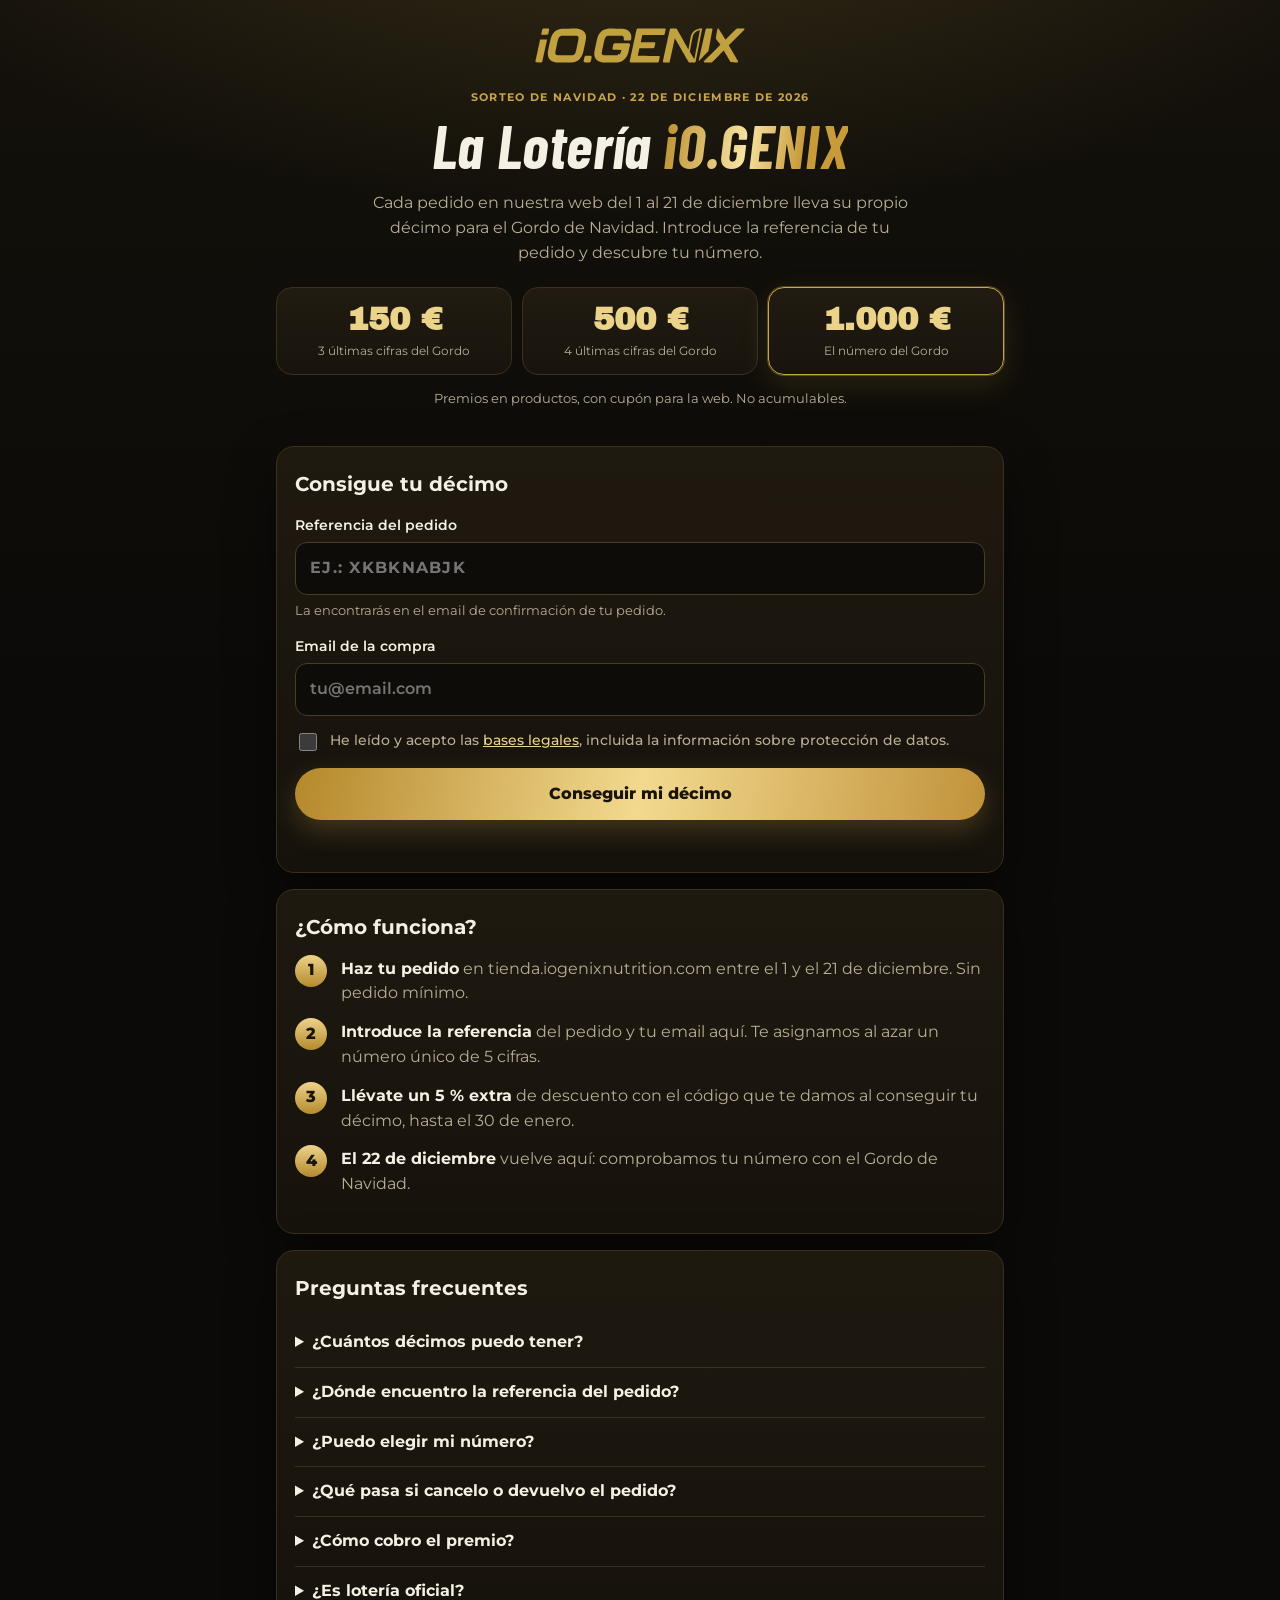
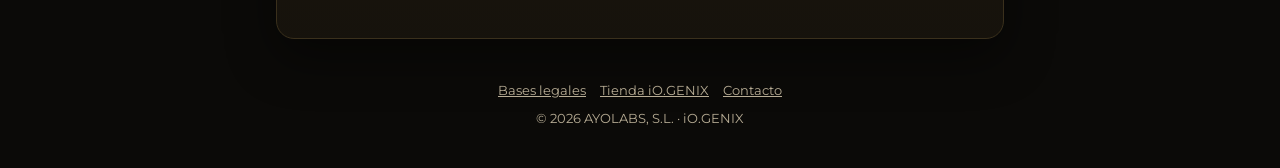
<file: index.html>
<!doctype html>
<html lang="es">
<head>
<meta charset="utf-8">
<meta name="viewport" content="width=device-width, initial-scale=1">
<title>Lotería iO.GENIX · Navidad 2026</title>
<meta name="description" content="Cada pedido en la web de iO.GENIX del 1 al 21 de diciembre lleva su décimo para el Gordo de Navidad. Consigue el tuyo.">
<meta property="og:title" content="Lotería iO.GENIX · Navidad 2026">
<meta property="og:description" content="Consigue tu décimo para el Gordo de Navidad con tu pedido de diciembre.">
<meta name="theme-color" content="#0b0a08">
<link rel="icon" href="assets/favicon.svg" type="image/svg+xml">
<link rel="preconnect" href="https://fonts.googleapis.com">
<link rel="preconnect" href="https://fonts.gstatic.com" crossorigin>
<link href="https://fonts.googleapis.com/css2?family=Archivo+Black&family=Barlow+Condensed:ital,wght@1,600;1,700&family=Montserrat:wght@400;500;600;700;800&display=swap" rel="stylesheet">
<link rel="stylesheet" href="assets/style.css">
</head>
<body>
<div class="snow" aria-hidden="true"></div>

<header class="top"><img class="logo" src="assets/logo.svg" alt="iO.GENIX"></header>

<main class="wrap">
  <section class="hero">
    <p class="eyebrow">Sorteo de Navidad · 22 de diciembre de 2026</p>
    <h1>La Lotería <span>iO.GENIX</span></h1>
    <p class="lead">Cada pedido en nuestra web del 1 al 21 de diciembre lleva su propio décimo para el Gordo de Navidad. Introduce la referencia de tu pedido y descubre tu número.</p>
    <div class="prizes">
      <div class="prize"><b>150 €</b><span>3 últimas cifras del Gordo</span></div>
      <div class="prize"><b>500 €</b><span>4 últimas cifras del Gordo</span></div>
      <div class="prize top"><b>1.000 €</b><span>El número del Gordo</span></div>
    </div>
    <p class="small">Premios en productos, con cupón para la web. No acumulables.</p>
  </section>

  <div id="phase-banner" class="banner" hidden></div>

  <section id="form-card" class="card">
    <h2 id="form-title">Consigue tu décimo</h2>
    <form id="ticket-form" novalidate>
      <label>Referencia del pedido
        <input type="text" id="f-order" name="pedido" autocomplete="off" autocapitalize="characters" spellcheck="false" placeholder="Ej.: XKBKNABJK" required>
      </label>
      <p class="hint">La encontrarás en el email de confirmación de tu pedido.</p>
      <label>Email de la compra
        <input type="email" id="f-email" name="email" autocomplete="email" inputmode="email" placeholder="tu@email.com" required>
      </label>
      <label class="check"><input type="checkbox" id="f-accept" required>
        <span>He leído y acepto las <a href="bases.html" target="_blank" rel="noopener">bases legales</a>, incluida la información sobre protección de datos.</span>
      </label>
      <button class="btn btn-gold" type="submit" id="f-submit">Conseguir mi décimo</button>
      <p id="form-msg" class="msg" role="alert" aria-live="polite"></p>
    </form>
    <div id="mine" class="mine" hidden></div>
  </section>

  <section id="ticket-view" hidden>
    <div class="card">
      <div class="ticket-head">
        <p class="eyebrow">Tu décimo · pedido <span id="t-order"></span></p>
        <div class="big-number" id="t-number">00000</div>
        <p id="t-status" class="small"></p>
      </div>
      <div id="t-img-wrap" class="decimo-img loading">Preparando tu décimo…</div>
      <div class="btn-row">
        <button class="btn btn-gold full" id="b-share">Compartir en stories</button>
        <button class="btn btn-ghost" id="b-dl">Descargar décimo</button>
        <button class="btn btn-ghost" id="b-dl-story">Descargar para stories</button>
      </div>
      <p id="share-msg" class="small" style="text-align:center;margin:12px 0 0"></p>
    </div>

    <div class="card" id="check-card"></div>
    <div class="card" id="code-card"></div>

    <p style="text-align:center"><button class="btn btn-ghost" id="b-other">¿Tienes otro pedido? Consigue otro décimo</button></p>
  </section>

  <section class="card">
    <h2>¿Cómo funciona?</h2>
    <ol class="steps">
      <li><b>Haz tu pedido</b> en tienda.iogenixnutrition.com entre el 1 y el 21 de diciembre. Sin pedido mínimo.</li>
      <li><b>Introduce la referencia</b> del pedido y tu email aquí. Te asignamos al azar un número único de 5 cifras.</li>
      <li><b>Llévate un 5 % extra</b> de descuento con el código que te damos al conseguir tu décimo, hasta el 30 de enero.</li>
      <li><b>El 22 de diciembre</b> vuelve aquí: comprobamos tu número con el Gordo de Navidad.</li>
    </ol>
  </section>

  <section class="card">
    <h2>Preguntas frecuentes</h2>
    <details><summary>¿Cuántos décimos puedo tener?</summary><p>Uno por cada pedido. Si haces tres pedidos, tienes tres números distintos.</p></details>
    <details><summary>¿Dónde encuentro la referencia del pedido?</summary><p>En el email de confirmación de tu compra y en tu cuenta de la tienda, en «Historial de pedidos». Es un código de letras, por ejemplo XKBKNABJK.</p></details>
    <details><summary>¿Puedo elegir mi número?</summary><p>No. El número se asigna al azar y no se repite: cada décimo es único.</p></details>
    <details><summary>¿Qué pasa si cancelo o devuelvo el pedido?</summary><p>El décimo asociado queda anulado y no participa en los premios.</p></details>
    <details><summary>¿Cómo cobro el premio?</summary><p>Te enviamos un cupón de un solo uso al email del pedido para gastarlo en la web. También lo verás aquí al comprobar tu décimo.</p></details>
    <details><summary>¿Es lotería oficial?</summary><p>No. Es una promoción gratuita de iO.GENIX: tu número no es un décimo de Lotería Nacional, solo se compara con el resultado del Gordo del 22 de diciembre.</p></details>
  </section>
</main>

<footer>
  <nav>
    <a href="bases.html">Bases legales</a>
    <a href="https://tienda.iogenixnutrition.com/" rel="noopener">Tienda iO.GENIX</a>
    <a href="mailto:info@iogenixnutrition.com">Contacto</a>
  </nav>
  <div>© 2026 AYOLABS, S.L. · iO.GENIX</div>
</footer>

<div class="toast" id="toast" role="status" aria-live="polite"></div>

<script src="assets/config.js"></script>
<script src="assets/qr.js"></script>
<script src="assets/api.js"></script>
<script src="assets/decimo.js"></script>
<script src="assets/app.js"></script>
</body>
</html>
</file>
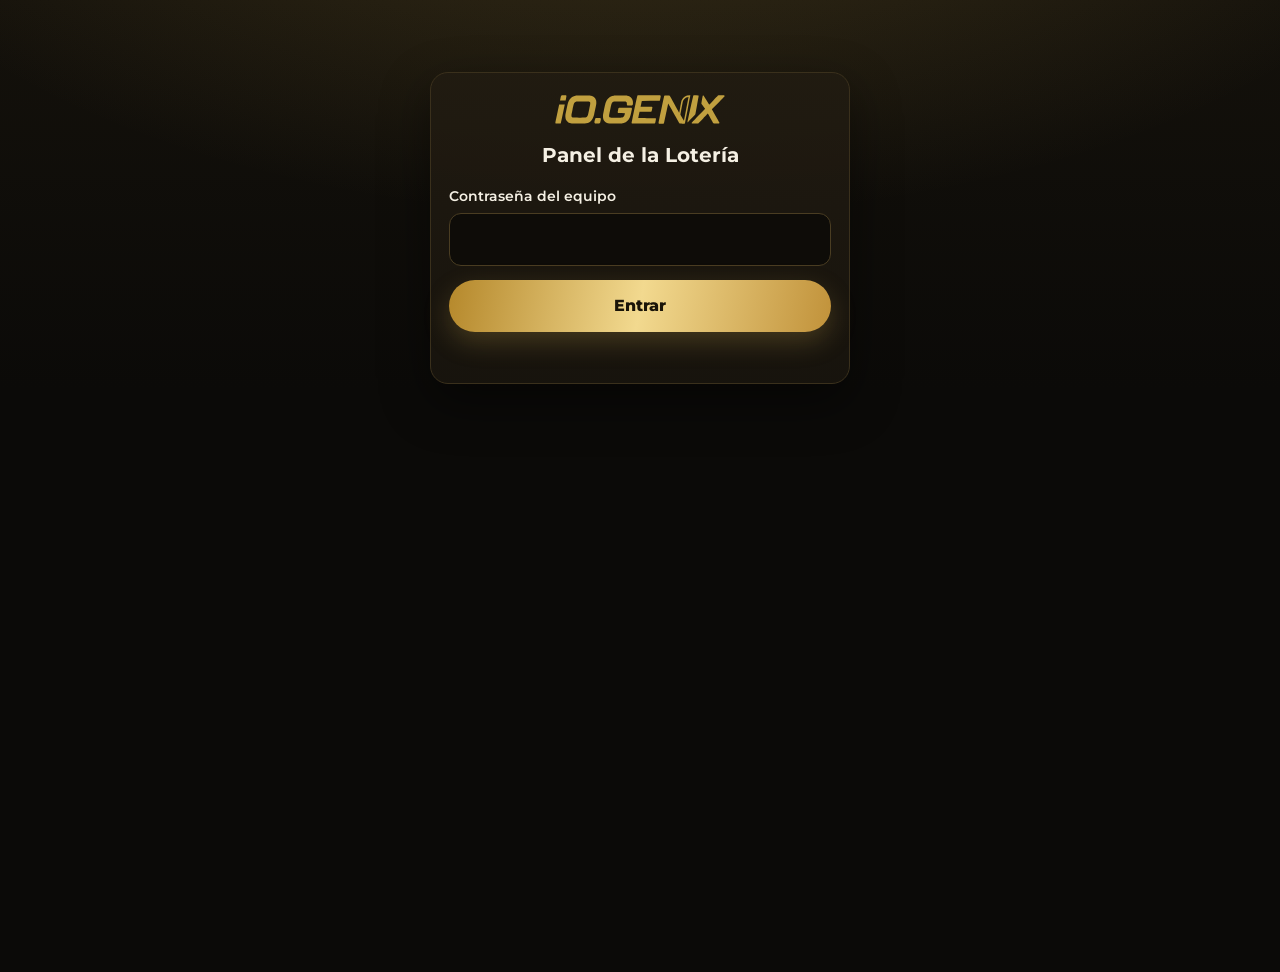
<file: admin.html>
<!doctype html>
<html lang="es">
<head>
<meta charset="utf-8">
<meta name="viewport" content="width=device-width, initial-scale=1">
<meta name="robots" content="noindex, nofollow">
<title>Panel Lotería iO.GENIX</title>
<link rel="icon" href="assets/favicon.svg" type="image/svg+xml">
<link rel="preconnect" href="https://fonts.googleapis.com">
<link rel="preconnect" href="https://fonts.gstatic.com" crossorigin>
<link href="https://fonts.googleapis.com/css2?family=Archivo+Black&family=Barlow+Condensed:ital,wght@1,600;1,700&family=Montserrat:wght@400;500;600;700;800&display=swap" rel="stylesheet">
<link rel="stylesheet" href="assets/style.css">
<style>
  .wrap { max-width: 1100px; }
  .adm-top { display: flex; align-items: center; justify-content: space-between; gap: 12px; padding: 18px 0 6px; flex-wrap: wrap; }
  .adm-top img { width: 150px; }
  .tabs { display: flex; gap: 6px; overflow-x: auto; padding: 6px 0 2px; scrollbar-width: none; }
  .tabs button { flex: none; border: 1px solid var(--line); background: #0e0c08; color: var(--muted); border-radius: 999px; padding: 9px 14px; font: inherit; font-weight: 700; font-size: .85rem; cursor: pointer; }
  .tabs button.on { background: linear-gradient(100deg, #b5882b, #f2d98f 50%, #c1923a); color: #1a1408; border-color: transparent; }
  .kpis { display: grid; grid-template-columns: repeat(auto-fill, minmax(150px, 1fr)); gap: 10px; }
  .kpi { background: #0e0c08; border: 1px solid var(--line); border-radius: 14px; padding: 14px; }
  .kpi b { display: block; font-family: 'Archivo Black', var(--font); font-size: 1.8rem; color: var(--gold-2); line-height: 1.1; }
  .kpi span { font-size: .78rem; color: var(--muted); }
  .tbl-wrap { overflow-x: auto; border: 1px solid var(--line); border-radius: 12px; }
  table { border-collapse: collapse; width: 100%; font-size: .85rem; }
  th, td { padding: 9px 10px; text-align: left; border-bottom: 1px solid #2a2316; white-space: nowrap; }
  th { color: var(--muted); font-weight: 700; font-size: .75rem; text-transform: uppercase; letter-spacing: .06em; background: #120f0a; position: sticky; top: 0; }
  td.num { font-family: 'Archivo Black', var(--font); letter-spacing: .05em; color: var(--gold-2); }
  .row { display: flex; gap: 10px; flex-wrap: wrap; align-items: flex-end; }
  .row > * { flex: 1 1 180px; }
  .row .btn { flex: 0 0 auto; }
  .bars { display: flex; align-items: flex-end; gap: 3px; height: 120px; padding-top: 10px; }
  .bars div { flex: 1; background: linear-gradient(180deg, #ecd38a, #8a6a22); border-radius: 4px 4px 0 0; min-height: 2px; position: relative; }
  .bars div:hover::after { content: attr(data-t); position: absolute; bottom: 100%; left: 50%; transform: translateX(-50%); background: #f2e3b4; color: #1a1408; font-size: .7rem; padding: 2px 6px; border-radius: 6px; white-space: nowrap; }
  .pack-ed { border: 1px solid var(--line); border-radius: 14px; padding: 14px; margin-bottom: 12px; background: #0e0c08; }
  textarea { min-height: 90px; resize: vertical; }
  .pager { display: flex; gap: 8px; align-items: center; justify-content: flex-end; margin-top: 10px; }
  code.box { display: block; padding: 12px; background: #0e0c08; border: 1px solid var(--line); border-radius: 10px; word-break: break-all; color: var(--gold-2); font-size: .85rem; }
  .login { max-width: 420px; margin: 8vh auto 0; }
</style>
</head>
<body>
<main class="wrap">
  <section id="login" class="card login">
    <img src="assets/logo.svg" alt="iO.GENIX" style="width:170px;margin:0 auto 16px">
    <h2 style="text-align:center">Panel de la Lotería</h2>
    <form id="login-form">
      <label>Contraseña del equipo <input type="password" id="pw" autocomplete="current-password" required></label>
      <button class="btn btn-gold" type="submit">Entrar</button>
      <p id="login-msg" class="msg err"></p>
    </form>
  </section>

  <section id="app" hidden>
    <div class="adm-top">
      <img src="assets/logo.svg" alt="iO.GENIX">
      <div style="display:flex;gap:8px;flex-wrap:wrap">
        <button class="btn btn-dark btn-sm" id="b-refresh">Actualizar</button>
        <a class="btn btn-dark btn-sm" href="index.html" target="_blank" rel="noopener">Ver app</a>
        <button class="btn btn-ghost btn-sm" id="b-logout">Salir</button>
      </div>
    </div>
    <nav class="tabs" id="tabs">
      <button data-tab="resumen" class="on">Resumen</button>
      <button data-tab="participantes">Participantes</button>
      <button data-tab="resultado">Resultado del Gordo</button>
      <button data-tab="ajustes">Ajustes</button>
    </nav>

    <!-- RESUMEN -->
    <div data-pane="resumen">
      <div class="card">
        <h2>Resumen</h2>
        <div class="kpis" id="kpis"></div>
        <h3 style="margin-top:20px">Décimos por día</h3>
        <div class="bars" id="bars"></div>
        <p class="small" id="phase-info"></p>
      </div>
    </div>

    <!-- PARTICIPANTES -->
    <div data-pane="participantes" hidden>
      <div class="card">
        <h2>Participantes</h2>
        <div class="row">
          <label>Buscar (pedido, email o número)<input type="text" id="q"></label>
          <label>Mostrar
            <select id="filter">
              <option value="todos">Todos (sin pruebas)</option>
              <option value="activo">Activos</option>
              <option value="anulado">Anulados</option>
              <option value="compartido">Han compartido</option>
              <option value="premio">Con premio</option>
              <option value="prueba">Pruebas</option>
            </select>
          </label>
          <button class="btn btn-dark" id="b-csv">Exportar CSV</button>
        </div>
        <div class="tbl-wrap"><table><thead><tr><th>Fecha</th><th>Pedido</th><th>Email</th><th>Número</th><th>Estado</th><th>Compartido</th><th>Premio</th><th></th></tr></thead><tbody id="tbody"></tbody></table></div>
        <div class="pager"><span class="small" id="pg-info"></span><button class="btn btn-dark btn-sm" id="pg-prev">‹</button><button class="btn btn-dark btn-sm" id="pg-next">›</button></div>
      </div>
      <div class="card">
        <h2>Anular pedidos cancelados o devueltos</h2>
        <p class="small">Pega las referencias (una por línea o separadas por comas). Sus décimos quedarán anulados y no participarán en los premios.</p>
        <textarea id="bulk" placeholder="XKBKNABJK&#10;QWERTYUIO"></textarea>
        <div class="row" style="margin-top:10px"><label>Motivo<input type="text" id="bulk-note" value="Pedido cancelado o devuelto"></label><button class="btn btn-gold" id="b-bulk" style="width:auto">Anular</button></div>
        <p class="msg" id="bulk-msg"></p>
      </div>
    </div>

    <!-- RESULTADO -->
    <div data-pane="resultado" hidden>
      <div class="card">
        <h2>Resultado del Gordo</h2>
        <p class="small">Escribe el número del primer premio del Sorteo de Navidad. «Calcular ganadores» solo lo ve el equipo; «Publicar» activa la comprobación en la app para todos los clientes.</p>
        <div class="row">
          <label>Número del Gordo (5 cifras)<input type="text" id="win" inputmode="numeric" maxlength="5" placeholder="00000"></label>
          <button class="btn btn-dark" id="b-preview">Calcular ganadores</button>
          <button class="btn btn-gold" id="b-publish" style="width:auto">Publicar resultado</button>
          <button class="btn btn-ghost" id="b-unpublish">Despublicar</button>
        </div>
        <p class="msg" id="win-msg"></p>
      </div>
      <div class="card">
        <h2>Ganadores <span class="small" id="win-sum"></span></h2>
        <p class="small">Añade el código del cupón de cada ganador: lo verá en la app al comprobar su décimo. Recuerda enviarlo también por email.</p>
        <div class="tbl-wrap"><table><thead><tr><th>Premio</th><th>Pedido</th><th>Email</th><th>Número</th><th>Cupón</th><th></th></tr></thead><tbody id="win-body"></tbody></table></div>
        <p style="margin-top:12px"><button class="btn btn-dark btn-sm" id="b-win-csv">Exportar ganadores (CSV)</button></p>
      </div>
    </div>

    <!-- AJUSTES -->
    <div data-pane="ajustes" hidden>
      <div class="card">
        <h2>Fechas y descuento</h2>
        <div class="row">
          <label>Apertura del registro<input type="datetime-local" id="cfg-open"></label>
          <label>Cierre del registro<input type="datetime-local" id="cfg-close"></label>
          <label>Sorteo (cuenta atrás)<input type="datetime-local" id="cfg-draw"></label>
        </div>
        <div class="row">
          <label>Código de descuento<input type="text" id="cfg-code"></label>
          <label>Texto del descuento<input type="text" id="cfg-dtext"></label>
        </div>
        <button class="btn btn-gold" id="b-cfg-save" style="width:auto">Guardar</button>
        <p class="msg" id="cfg-msg"></p>
      </div>
      <div class="card">
        <h2>Enlace para el email del pedido</h2>
        <p class="small">En la plantilla de confirmación de pedido de PrestaShop (order_conf) añade un botón con este enlace. Rellena la referencia y el email automáticamente:</p>
        <code class="box" id="email-link"></code>
      </div>
      <div class="card">
        <h2>Pruebas</h2>
        <p class="small">Cualquier referencia que empiece por <b>TEST</b> (por ejemplo TEST-ALFONSO-1) se puede registrar en cualquier momento, también antes del 1 de diciembre. No cuentan en estadísticas ni en premios.</p>
        <button class="btn btn-dark" id="b-del-tests">Borrar todos los décimos de prueba</button>
        <p class="msg" id="test-msg"></p>
      </div>
      <div class="card">
        <h2>Cambiar contraseña del panel</h2>
        <div class="row"><label>Nueva contraseña<input type="password" id="new-pw" autocomplete="new-password"></label><button class="btn btn-gold" id="b-pw" style="width:auto">Cambiar</button></div>
        <p class="msg" id="pw-msg"></p>
      </div>
    </div>
  </section>
</main>
<div class="toast" id="toast" role="status" aria-live="polite"></div>
<script src="assets/config.js"></script>
<script src="assets/api.js"></script>
<script src="assets/admin.js"></script>
</body>
</html>
</file>
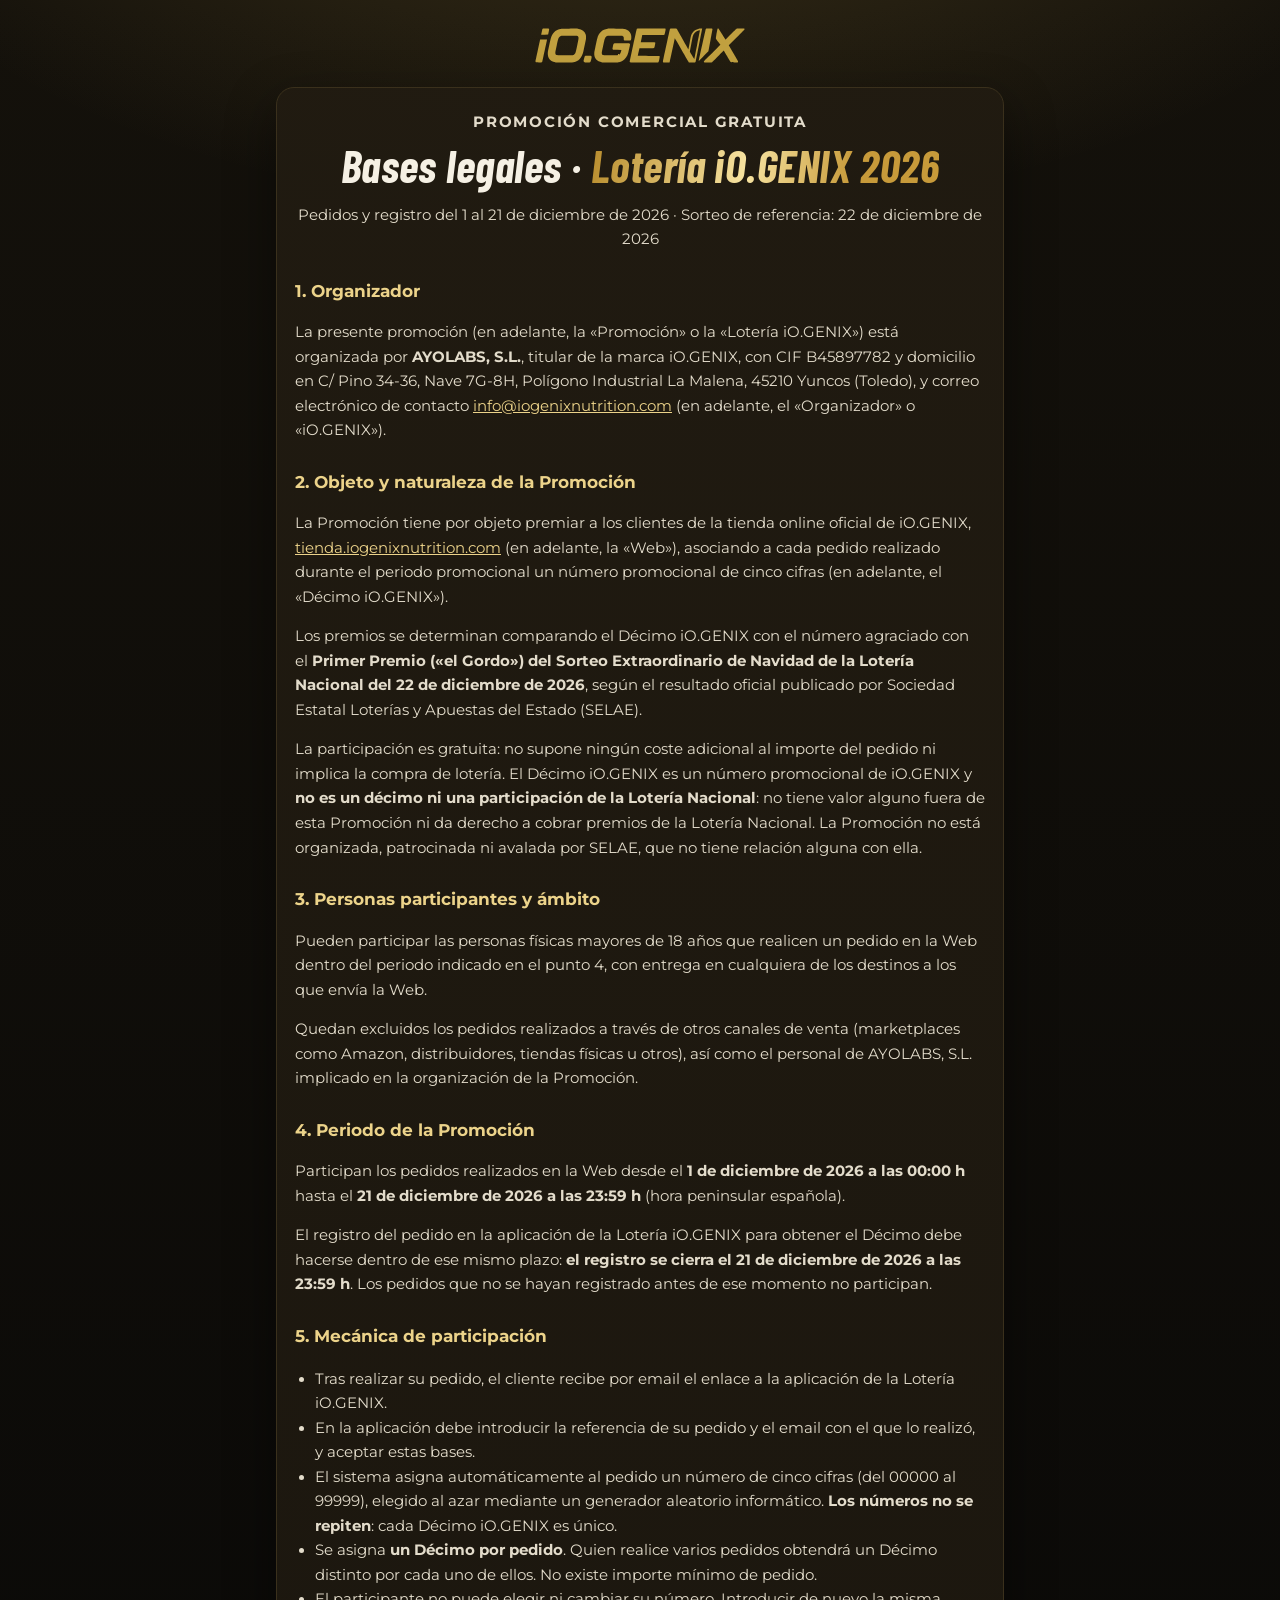
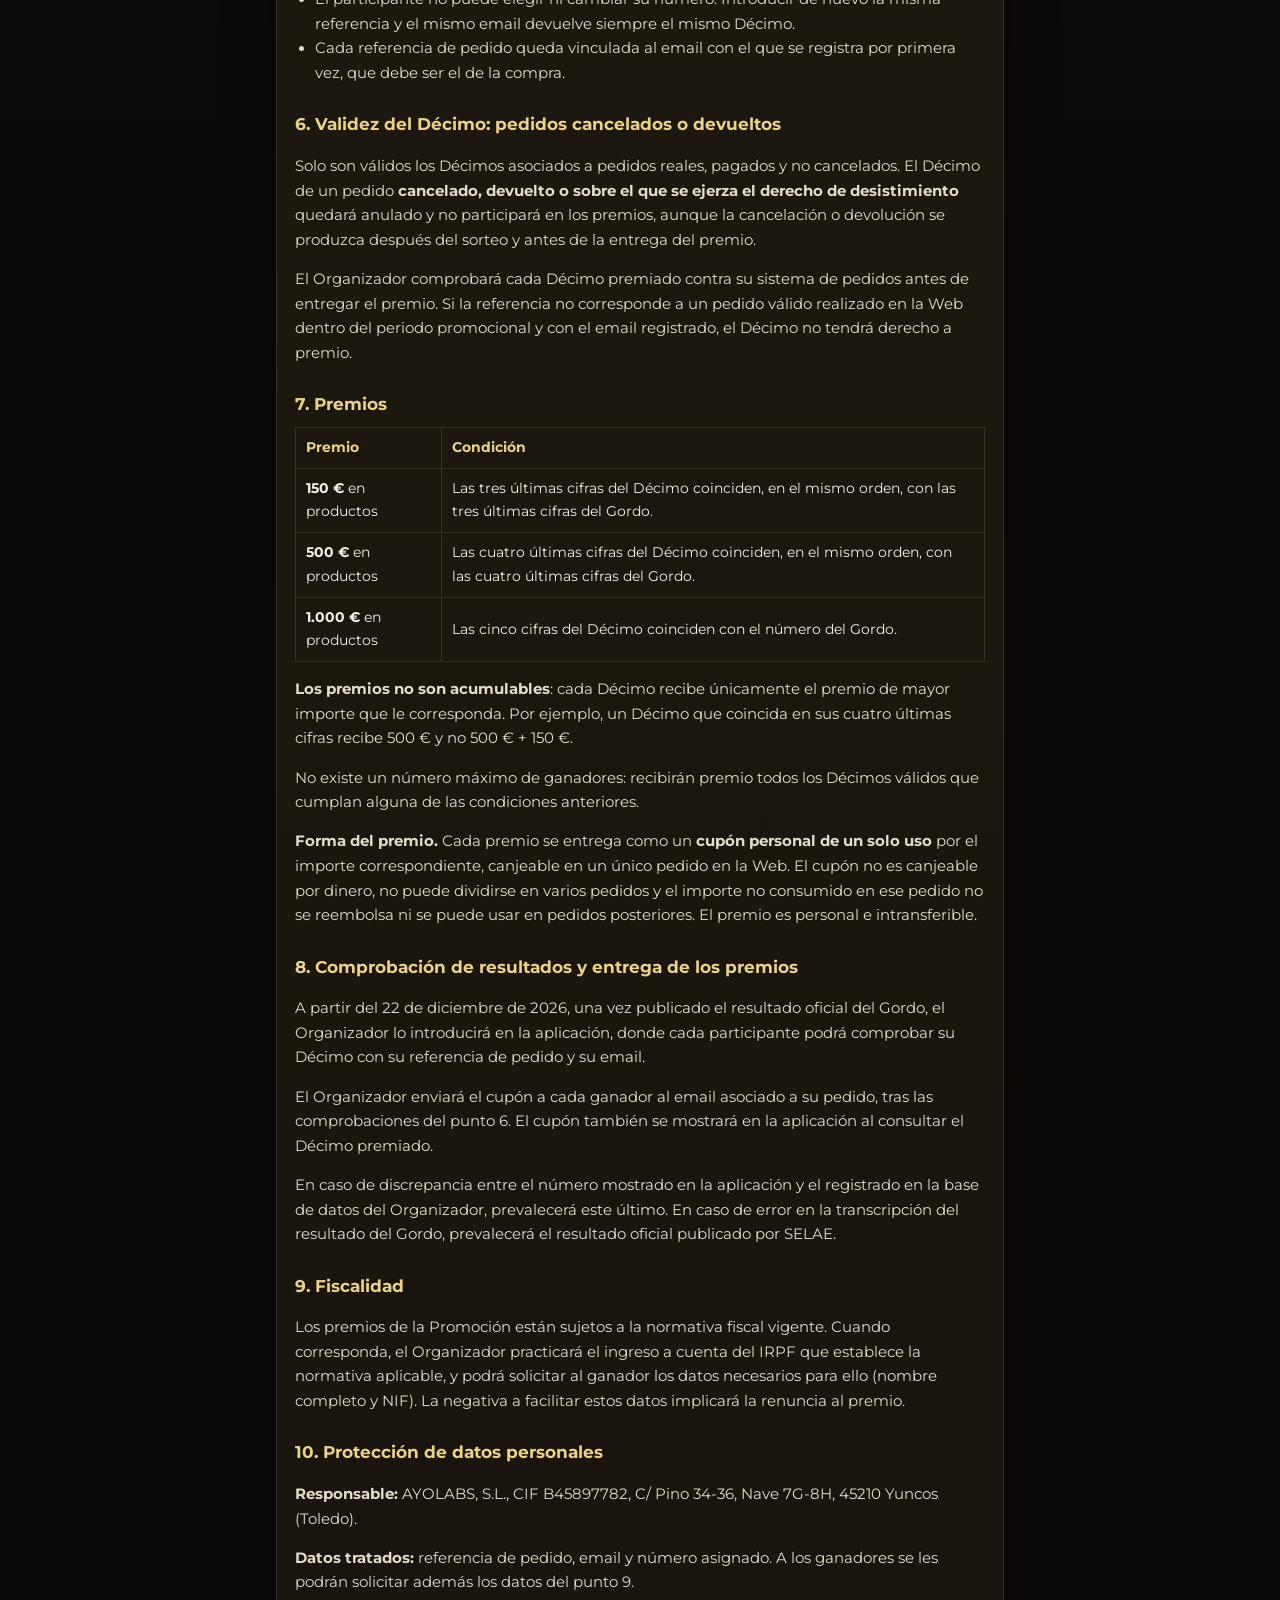
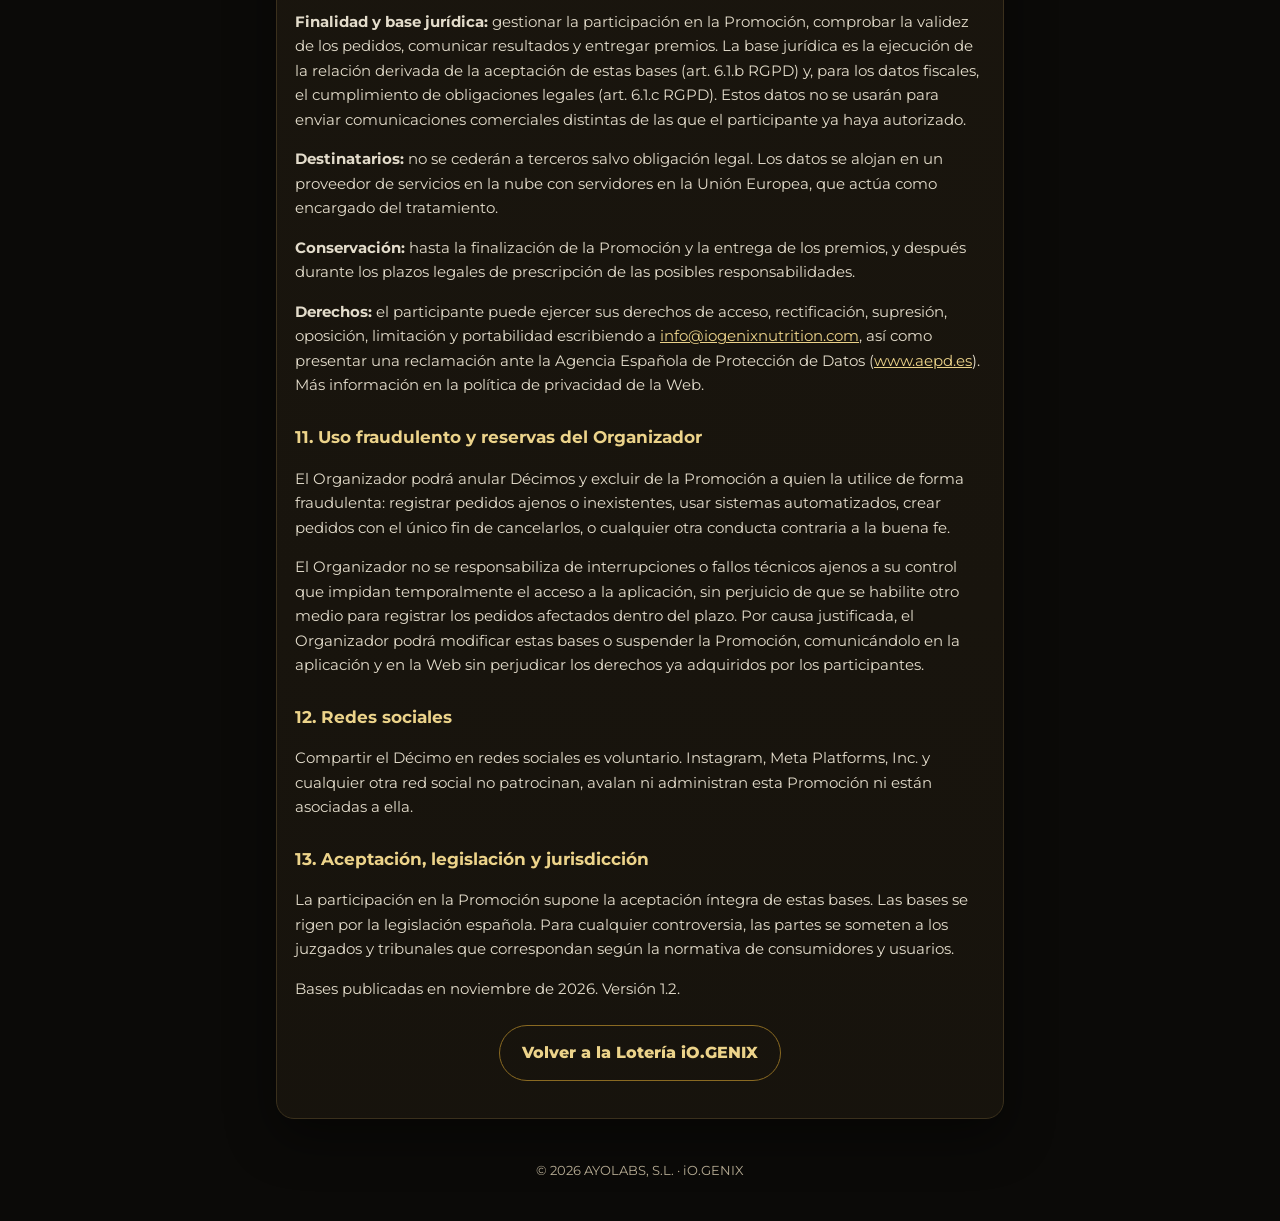
<file: bases.html>
<!doctype html>
<html lang="es">
<head>
<meta charset="utf-8">
<meta name="viewport" content="width=device-width, initial-scale=1">
<title>Bases legales · Lotería iO.GENIX 2026</title>
<link rel="icon" href="assets/favicon.svg" type="image/svg+xml">
<link rel="preconnect" href="https://fonts.googleapis.com">
<link rel="preconnect" href="https://fonts.gstatic.com" crossorigin>
<link href="https://fonts.googleapis.com/css2?family=Archivo+Black&family=Barlow+Condensed:ital,wght@1,600;1,700&family=Montserrat:wght@400;500;600;700;800&display=swap" rel="stylesheet">
<link rel="stylesheet" href="assets/style.css">
<style>
  .legal { line-height: 1.65; }
  .legal h2 { font-size: 1.05rem; color: var(--gold-2); margin: 26px 0 8px; }
  .legal p, .legal li { color: #e3dccb; font-size: .93rem; }
  .legal ul { padding-left: 20px; }
  .legal table { border-collapse: collapse; width: 100%; margin: 8px 0; font-size: .9rem; }
  .legal td, .legal th { border: 1px solid var(--line); padding: 8px 10px; text-align: left; }
  .legal th { color: var(--gold-2); }
  .pending { color: #ffcf7a; font-weight: 700; }
  .doc-head { text-align: center; }
  .doc-head h1 { font-size: clamp(2rem, 7vw, 2.8rem); }
  @media print {
    :root { color-scheme: light; }
    body { background: #fff !important; color: #111; }
    .card { box-shadow: none; border: 0; background: #fff; padding: 0; }
    .legal p, .legal li, .legal td { color: #222; }
    .legal h2, .legal th, h1 span { color: #7a5a17 !important; -webkit-text-fill-color: #7a5a17; background: none !important; }
    .no-print, .top { display: none; }
    a { color: #111; }
  }
</style>
</head>
<body>
<header class="top no-print"><a href="index.html"><img class="logo" src="assets/logo.svg" alt="iO.GENIX"></a></header>
<main class="wrap">
<article class="card legal">
  <div class="doc-head">
    <p class="eyebrow">Promoción comercial gratuita</p>
    <h1>Bases legales · <span>Lotería iO.GENIX 2026</span></h1>
    <p class="small">Pedidos y registro del 1 al 21 de diciembre de 2026 · Sorteo de referencia: 22 de diciembre de 2026</p>
  </div>

  <h2>1. Organizador</h2>
  <p>La presente promoción (en adelante, la «Promoción» o la «Lotería iO.GENIX») está organizada por <b>AYOLABS, S.L.</b>, titular de la marca iO.GENIX, con CIF B45897782 y domicilio en C/ Pino 34-36, Nave 7G-8H, Polígono Industrial La Malena, 45210 Yuncos (Toledo), y correo electrónico de contacto <a href="mailto:info@iogenixnutrition.com">info@iogenixnutrition.com</a> (en adelante, el «Organizador» o «iO.GENIX»).</p>

  <h2>2. Objeto y naturaleza de la Promoción</h2>
  <p>La Promoción tiene por objeto premiar a los clientes de la tienda online oficial de iO.GENIX, <a href="https://tienda.iogenixnutrition.com/">tienda.iogenixnutrition.com</a> (en adelante, la «Web»), asociando a cada pedido realizado durante el periodo promocional un número promocional de cinco cifras (en adelante, el «Décimo iO.GENIX»).</p>
  <p>Los premios se determinan comparando el Décimo iO.GENIX con el número agraciado con el <b>Primer Premio («el Gordo») del Sorteo Extraordinario de Navidad de la Lotería Nacional del 22 de diciembre de 2026</b>, según el resultado oficial publicado por Sociedad Estatal Loterías y Apuestas del Estado (SELAE).</p>
  <p>La participación es gratuita: no supone ningún coste adicional al importe del pedido ni implica la compra de lotería. El Décimo iO.GENIX es un número promocional de iO.GENIX y <b>no es un décimo ni una participación de la Lotería Nacional</b>: no tiene valor alguno fuera de esta Promoción ni da derecho a cobrar premios de la Lotería Nacional. La Promoción no está organizada, patrocinada ni avalada por SELAE, que no tiene relación alguna con ella.</p>

  <h2>3. Personas participantes y ámbito</h2>
  <p>Pueden participar las personas físicas mayores de 18 años que realicen un pedido en la Web dentro del periodo indicado en el punto 4, con entrega en cualquiera de los destinos a los que envía la Web.</p>
  <p>Quedan excluidos los pedidos realizados a través de otros canales de venta (marketplaces como Amazon, distribuidores, tiendas físicas u otros), así como el personal de AYOLABS, S.L. implicado en la organización de la Promoción.</p>

  <h2>4. Periodo de la Promoción</h2>
  <p>Participan los pedidos realizados en la Web desde el <b>1 de diciembre de 2026 a las 00:00 h</b> hasta el <b>21 de diciembre de 2026 a las 23:59 h</b> (hora peninsular española).</p>
  <p>El registro del pedido en la aplicación de la Lotería iO.GENIX para obtener el Décimo debe hacerse dentro de ese mismo plazo: <b>el registro se cierra el 21 de diciembre de 2026 a las 23:59 h</b>. Los pedidos que no se hayan registrado antes de ese momento no participan.</p>

  <h2>5. Mecánica de participación</h2>
  <ul>
    <li>Tras realizar su pedido, el cliente recibe por email el enlace a la aplicación de la Lotería iO.GENIX.</li>
    <li>En la aplicación debe introducir la referencia de su pedido y el email con el que lo realizó, y aceptar estas bases.</li>
    <li>El sistema asigna automáticamente al pedido un número de cinco cifras (del 00000 al 99999), elegido al azar mediante un generador aleatorio informático. <b>Los números no se repiten</b>: cada Décimo iO.GENIX es único.</li>
    <li>Se asigna <b>un Décimo por pedido</b>. Quien realice varios pedidos obtendrá un Décimo distinto por cada uno de ellos. No existe importe mínimo de pedido.</li>
    <li>El participante no puede elegir ni cambiar su número. Introducir de nuevo la misma referencia y el mismo email devuelve siempre el mismo Décimo.</li>
    <li>Cada referencia de pedido queda vinculada al email con el que se registra por primera vez, que debe ser el de la compra.</li>
  </ul>

  <h2>6. Validez del Décimo: pedidos cancelados o devueltos</h2>
  <p>Solo son válidos los Décimos asociados a pedidos reales, pagados y no cancelados. El Décimo de un pedido <b>cancelado, devuelto o sobre el que se ejerza el derecho de desistimiento</b> quedará anulado y no participará en los premios, aunque la cancelación o devolución se produzca después del sorteo y antes de la entrega del premio.</p>
  <p>El Organizador comprobará cada Décimo premiado contra su sistema de pedidos antes de entregar el premio. Si la referencia no corresponde a un pedido válido realizado en la Web dentro del periodo promocional y con el email registrado, el Décimo no tendrá derecho a premio.</p>

  <h2>7. Premios</h2>
  <table>
    <tr><th>Premio</th><th>Condición</th></tr>
    <tr><td><b>150 €</b> en productos</td><td>Las tres últimas cifras del Décimo coinciden, en el mismo orden, con las tres últimas cifras del Gordo.</td></tr>
    <tr><td><b>500 €</b> en productos</td><td>Las cuatro últimas cifras del Décimo coinciden, en el mismo orden, con las cuatro últimas cifras del Gordo.</td></tr>
    <tr><td><b>1.000 €</b> en productos</td><td>Las cinco cifras del Décimo coinciden con el número del Gordo.</td></tr>
  </table>
  <p><b>Los premios no son acumulables</b>: cada Décimo recibe únicamente el premio de mayor importe que le corresponda. Por ejemplo, un Décimo que coincida en sus cuatro últimas cifras recibe 500 € y no 500 € + 150 €.</p>
  <p>No existe un número máximo de ganadores: recibirán premio todos los Décimos válidos que cumplan alguna de las condiciones anteriores.</p>
  <p><b>Forma del premio.</b> Cada premio se entrega como un <b>cupón personal de un solo uso</b> por el importe correspondiente, canjeable en un único pedido en la Web. El cupón no es canjeable por dinero, no puede dividirse en varios pedidos y el importe no consumido en ese pedido no se reembolsa ni se puede usar en pedidos posteriores. El premio es personal e intransferible.</p>

  <h2>8. Comprobación de resultados y entrega de los premios</h2>
  <p>A partir del 22 de diciembre de 2026, una vez publicado el resultado oficial del Gordo, el Organizador lo introducirá en la aplicación, donde cada participante podrá comprobar su Décimo con su referencia de pedido y su email.</p>
  <p>El Organizador enviará el cupón a cada ganador al email asociado a su pedido, tras las comprobaciones del punto 6. El cupón también se mostrará en la aplicación al consultar el Décimo premiado.</p>
  <p>En caso de discrepancia entre el número mostrado en la aplicación y el registrado en la base de datos del Organizador, prevalecerá este último. En caso de error en la transcripción del resultado del Gordo, prevalecerá el resultado oficial publicado por SELAE.</p>

  <h2>9. Fiscalidad</h2>
  <p>Los premios de la Promoción están sujetos a la normativa fiscal vigente. Cuando corresponda, el Organizador practicará el ingreso a cuenta del IRPF que establece la normativa aplicable, y podrá solicitar al ganador los datos necesarios para ello (nombre completo y NIF). La negativa a facilitar estos datos implicará la renuncia al premio.</p>

  <h2>10. Protección de datos personales</h2>
  <p><b>Responsable:</b> AYOLABS, S.L., CIF B45897782, C/ Pino 34-36, Nave 7G-8H, 45210 Yuncos (Toledo).</p>
  <p><b>Datos tratados:</b> referencia de pedido, email y número asignado. A los ganadores se les podrán solicitar además los datos del punto 9.</p>
  <p><b>Finalidad y base jurídica:</b> gestionar la participación en la Promoción, comprobar la validez de los pedidos, comunicar resultados y entregar premios. La base jurídica es la ejecución de la relación derivada de la aceptación de estas bases (art. 6.1.b RGPD) y, para los datos fiscales, el cumplimiento de obligaciones legales (art. 6.1.c RGPD). Estos datos no se usarán para enviar comunicaciones comerciales distintas de las que el participante ya haya autorizado.</p>
  <p><b>Destinatarios:</b> no se cederán a terceros salvo obligación legal. Los datos se alojan en un proveedor de servicios en la nube con servidores en la Unión Europea, que actúa como encargado del tratamiento.</p>
  <p><b>Conservación:</b> hasta la finalización de la Promoción y la entrega de los premios, y después durante los plazos legales de prescripción de las posibles responsabilidades.</p>
  <p><b>Derechos:</b> el participante puede ejercer sus derechos de acceso, rectificación, supresión, oposición, limitación y portabilidad escribiendo a <a href="mailto:info@iogenixnutrition.com">info@iogenixnutrition.com</a>, así como presentar una reclamación ante la Agencia Española de Protección de Datos (<a href="https://www.aepd.es">www.aepd.es</a>). Más información en la política de privacidad de la Web.</p>

  <h2>11. Uso fraudulento y reservas del Organizador</h2>
  <p>El Organizador podrá anular Décimos y excluir de la Promoción a quien la utilice de forma fraudulenta: registrar pedidos ajenos o inexistentes, usar sistemas automatizados, crear pedidos con el único fin de cancelarlos, o cualquier otra conducta contraria a la buena fe.</p>
  <p>El Organizador no se responsabiliza de interrupciones o fallos técnicos ajenos a su control que impidan temporalmente el acceso a la aplicación, sin perjuicio de que se habilite otro medio para registrar los pedidos afectados dentro del plazo. Por causa justificada, el Organizador podrá modificar estas bases o suspender la Promoción, comunicándolo en la aplicación y en la Web sin perjudicar los derechos ya adquiridos por los participantes.</p>

  <h2>12. Redes sociales</h2>
  <p>Compartir el Décimo en redes sociales es voluntario. Instagram, Meta Platforms, Inc. y cualquier otra red social no patrocinan, avalan ni administran esta Promoción ni están asociadas a ella.</p>

  <h2>13. Aceptación, legislación y jurisdicción</h2>
  <p>La participación en la Promoción supone la aceptación íntegra de estas bases. Las bases se rigen por la legislación española. Para cualquier controversia, las partes se someten a los juzgados y tribunales que correspondan según la normativa de consumidores y usuarios.</p>

  <p class="small">Bases publicadas en noviembre de 2026. Versión 1.2.</p>
  <p class="no-print" style="text-align:center;margin-top:24px"><a class="btn btn-ghost" href="index.html">Volver a la Lotería iO.GENIX</a></p>
</article>
</main>
<footer class="no-print"><div>© 2026 AYOLABS, S.L. · iO.GENIX</div></footer>
</body>
</html>
</file>
<file: assets/style.css>
:root {
  --bg: #0b0a08;
  --bg-2: #14110b;
  --panel: #18140d;
  --panel-2: #211b11;
  --line: #3a301c;
  --gold: #c9a54a;
  --gold-2: #ecd38a;
  --gold-3: #8a6a22;
  --text: #f5f0e4;
  --muted: #b8ad95;
  --red: #c4343c;
  --green: #4caf7a;
  --radius: 18px;
  --shadow: 0 18px 50px rgba(0,0,0,.45);
  --font: 'Montserrat', system-ui, -apple-system, 'Segoe UI', Roboto, sans-serif;
  color-scheme: dark;
}
* { box-sizing: border-box; }
html { -webkit-text-size-adjust: 100%; }
body {
  margin: 0; font-family: var(--font); color: var(--text); line-height: 1.55;
  background:
    radial-gradient(1200px 600px at 50% -200px, rgba(201,165,74,.22), transparent 70%),
    linear-gradient(180deg, var(--bg-2), var(--bg) 40%);
  background-color: var(--bg);
  min-height: 100vh;
}
a { color: var(--gold-2); }
img { max-width: 100%; display: block; }
.wrap { width: 100%; max-width: 760px; margin: 0 auto; padding: 0 16px; }

/* Cabecera */
.top { padding: 28px 16px 8px; text-align: center; }
.top .logo { width: 210px; margin: 0 auto; }

/* Copos animados */
.snow { position: fixed; inset: 0; pointer-events: none; overflow: hidden; z-index: 0; }
.snow i { position: absolute; top: -10px; width: 4px; height: 4px; border-radius: 50%; background: rgba(236,211,138,.7); animation: fall linear infinite; }
@keyframes fall { to { transform: translateY(110vh) translateX(30px); } }
@media (prefers-reduced-motion: reduce) { .snow { display: none; } }
main, footer, header { position: relative; z-index: 1; }

/* Hero */
.hero { text-align: center; padding: 18px 0 8px; }
.eyebrow { text-transform: uppercase; letter-spacing: .12em; font-size: .7rem; font-weight: 700; color: var(--gold); margin: 0 0 8px; }
h1 { font-family: 'Barlow Condensed', var(--font); font-style: italic; font-weight: 700; font-size: clamp(2.4rem, 9vw, 3.8rem); line-height: 1; margin: 0 0 14px; letter-spacing: .01em; }
h1 span { background: linear-gradient(100deg, #b88c2c, #f7e3a1 45%, #c79a3a 75%); -webkit-background-clip: text; background-clip: text; color: transparent; }
.lead { color: var(--muted); font-size: 1.02rem; max-width: 560px; margin: 0 auto 22px; }
h2 { font-size: 1.25rem; margin: 0 0 14px; }
h3 { font-size: 1.05rem; margin: 0 0 8px; }

.prizes { display: grid; grid-template-columns: repeat(3, 1fr); gap: 10px; margin: 0 0 10px; }
.prize { background: linear-gradient(180deg, var(--panel-2), var(--panel)); border: 1px solid var(--line); border-radius: 16px; padding: 14px 8px; }
.prize b { display: block; font-family: 'Archivo Black', var(--font); font-size: clamp(1.35rem, 6vw, 2rem); color: var(--gold-2); line-height: 1.1; }
.prize span { display: block; font-size: .76rem; color: var(--muted); margin-top: 4px; }
.prize.top { border-color: var(--gold); box-shadow: 0 0 0 1px rgba(201,165,74,.35), 0 10px 30px rgba(201,165,74,.15); }
.small { font-size: .82rem; color: var(--muted); }

/* Tarjetas */
.card { background: linear-gradient(180deg, rgba(33,27,17,.92), rgba(24,20,13,.92)); border: 1px solid var(--line); border-radius: var(--radius); padding: 22px 18px; margin: 16px 0; box-shadow: var(--shadow); }
.banner { border-radius: 14px; padding: 14px 16px; margin: 16px 0 0; background: rgba(201,165,74,.12); border: 1px solid rgba(201,165,74,.4); color: var(--gold-2); font-weight: 600; text-align: center; }

/* Formularios */
label { display: block; font-weight: 600; font-size: .9rem; margin: 0 0 14px; }
input[type=text], input[type=email], input[type=password], input[type=number], input[type=datetime-local], input[type=url], textarea, select {
  display: block; width: 100%; margin-top: 6px; padding: 13px 14px; font: inherit; font-size: 1rem; color: var(--text);
  background: #0e0c08; border: 1px solid #4a3d22; border-radius: 12px; outline: none;
}
input:focus, textarea:focus, select:focus { border-color: var(--gold); box-shadow: 0 0 0 3px rgba(201,165,74,.25); }
#f-order { text-transform: uppercase; letter-spacing: .08em; font-weight: 700; }
.hint { margin: -8px 0 14px; font-size: .8rem; color: var(--muted); }
label.check { display: flex; gap: 10px; align-items: flex-start; font-weight: 500; font-size: .85rem; color: var(--muted); }
label.check input { margin-top: 3px; width: 18px; height: 18px; accent-color: var(--gold); flex: none; }

.btn { display: inline-flex; align-items: center; justify-content: center; gap: 8px; border: 0; border-radius: 999px; padding: 14px 22px; font: inherit; font-weight: 800; font-size: .98rem; cursor: pointer; text-decoration: none; transition: transform .12s ease, filter .12s ease; }
.btn:active { transform: scale(.98); }
.btn:disabled { opacity: .6; cursor: progress; }
.btn-gold { background: linear-gradient(100deg, #b5882b, #f2d98f 50%, #c1923a); color: #1a1408; width: 100%; box-shadow: 0 10px 26px rgba(201,165,74,.25); }
.btn-ghost { background: transparent; color: var(--gold-2); border: 1px solid var(--gold-3); }
.btn-dark { background: #0e0c08; color: var(--text); border: 1px solid var(--line); }
.btn-sm { padding: 9px 14px; font-size: .85rem; }
.btn-row { display: grid; grid-template-columns: 1fr 1fr; gap: 10px; margin-top: 14px; }
.btn-row .btn { width: 100%; }
.btn-row .full { grid-column: 1 / -1; }
.msg { min-height: 1.2em; margin: 12px 0 0; font-weight: 600; font-size: .9rem; }
.msg.err { color: #ff8a8a; }
.msg.ok { color: #8fe0b0; }

/* Décimo */
.ticket-head { text-align: center; }
.big-number { font-family: 'Archivo Black', var(--font); font-size: clamp(3.2rem, 17vw, 5.6rem); letter-spacing: .08em; line-height: 1; margin: 6px 0 14px; background: linear-gradient(100deg, #b88c2c, #fbe7a6 45%, #c79a3a 75%); -webkit-background-clip: text; background-clip: text; color: transparent; }
.decimo-img { width: 100%; border-radius: 10px; box-shadow: 0 14px 40px rgba(0,0,0,.6); aspect-ratio: 1800 / 972; background: #f6f0e2; }
.loading { display: grid; place-items: center; color: #6b5a33; font-weight: 700; }

.code { display: flex; align-items: center; justify-content: space-between; gap: 12px; border: 2px dashed var(--gold); border-radius: 14px; padding: 12px 14px; margin: 10px 0; background: rgba(201,165,74,.08); }
.code b { font-family: 'Archivo Black', var(--font); font-size: 1.5rem; letter-spacing: .08em; color: var(--gold-2); word-break: break-all; }

.result-num { display: flex; justify-content: center; gap: 6px; margin: 12px 0; }
.result-num span { font-family: 'Archivo Black', var(--font); font-size: clamp(1.8rem, 9vw, 2.6rem); width: 1.3em; text-align: center; border-radius: 10px; background: #0e0c08; border: 1px solid var(--line); padding: 4px 0; }
.result-num span.hit { background: linear-gradient(180deg, #e9cd7d, #b58a2e); color: #1a1408; border-color: transparent; }
.win { color: var(--gold-2); font-size: 1.15rem; font-weight: 800; text-align: center; }
.countdown { display: grid; grid-template-columns: repeat(4, 1fr); gap: 8px; margin: 14px 0 6px; text-align: center; }
.countdown div { background: #0e0c08; border: 1px solid var(--line); border-radius: 12px; padding: 10px 4px; }
.countdown b { display: block; font-family: 'Archivo Black', var(--font); font-size: 1.6rem; color: var(--gold-2); }
.countdown span { font-size: .7rem; color: var(--muted); text-transform: uppercase; letter-spacing: .1em; }

.packs { display: grid; grid-template-columns: repeat(auto-fill, minmax(200px, 1fr)); gap: 12px; }
.pack { background: #0e0c08; border: 1px solid var(--line); border-radius: 14px; overflow: hidden; display: flex; flex-direction: column; }
.pack img { aspect-ratio: 1; object-fit: cover; width: 100%; background: #1b160d; }
.pack .body { padding: 12px; display: flex; flex-direction: column; gap: 6px; flex: 1; }
.pack .price { font-weight: 800; color: var(--gold-2); font-size: 1.1rem; }
.pack .price s { color: var(--muted); font-weight: 500; font-size: .85rem; margin-left: 6px; }
.pack .btn { margin-top: auto; }
.soon { text-align: center; padding: 8px 0; color: var(--muted); }
.soon .icon { font-size: 2rem; display: block; margin-bottom: 6px; }

.steps { counter-reset: s; list-style: none; padding: 0; margin: 0; }
.steps li { counter-increment: s; position: relative; padding: 0 0 14px 46px; color: var(--muted); }
.steps li b { color: var(--text); }
.steps li::before { content: counter(s); position: absolute; left: 0; top: -2px; width: 32px; height: 32px; border-radius: 50%; display: grid; place-items: center; font-weight: 800; color: #1a1408; background: linear-gradient(180deg, #ecd38a, #b58a2e); }
details { border-top: 1px solid var(--line); padding: 12px 0; }
details:first-of-type { border-top: 0; }
summary { cursor: pointer; font-weight: 700; }
details p { color: var(--muted); margin: 8px 0 0; }

.mine { margin-top: 16px; display: flex; flex-wrap: wrap; gap: 8px; align-items: center; }
.mine .chip { border: 1px solid var(--line); background: #0e0c08; color: var(--text); border-radius: 999px; padding: 7px 12px; font: inherit; font-size: .82rem; cursor: pointer; }
.mine .chip b { color: var(--gold-2); font-family: 'Archivo Black', var(--font); letter-spacing: .05em; }
.badge { display: inline-block; font-size: .72rem; font-weight: 800; letter-spacing: .06em; text-transform: uppercase; padding: 3px 9px; border-radius: 999px; background: rgba(201,165,74,.15); color: var(--gold-2); border: 1px solid rgba(201,165,74,.4); }
.badge.red { background: rgba(196,52,60,.15); color: #ff9a9a; border-color: rgba(196,52,60,.5); }
.badge.green { background: rgba(76,175,122,.15); color: #9de3bb; border-color: rgba(76,175,122,.5); }

footer { text-align: center; padding: 26px 16px 40px; color: var(--muted); font-size: .8rem; }
footer a { color: var(--muted); }
footer nav { display: flex; gap: 14px; justify-content: center; flex-wrap: wrap; margin-bottom: 8px; }

.toast { position: fixed; left: 50%; bottom: 20px; transform: translateX(-50%) translateY(20px); opacity: 0; background: #f2e3b4; color: #1a1408; font-weight: 700; padding: 10px 18px; border-radius: 999px; transition: .25s; z-index: 50; pointer-events: none; max-width: calc(100% - 32px); text-align: center; }
.toast.show { opacity: 1; transform: translateX(-50%) translateY(0); }
[hidden] { display: none !important; }

@media (max-width: 420px) {
  .prize span { font-size: .68rem; }
  .btn-row { grid-template-columns: 1fr; }
  .card { padding: 20px 14px; }
}
</file>
